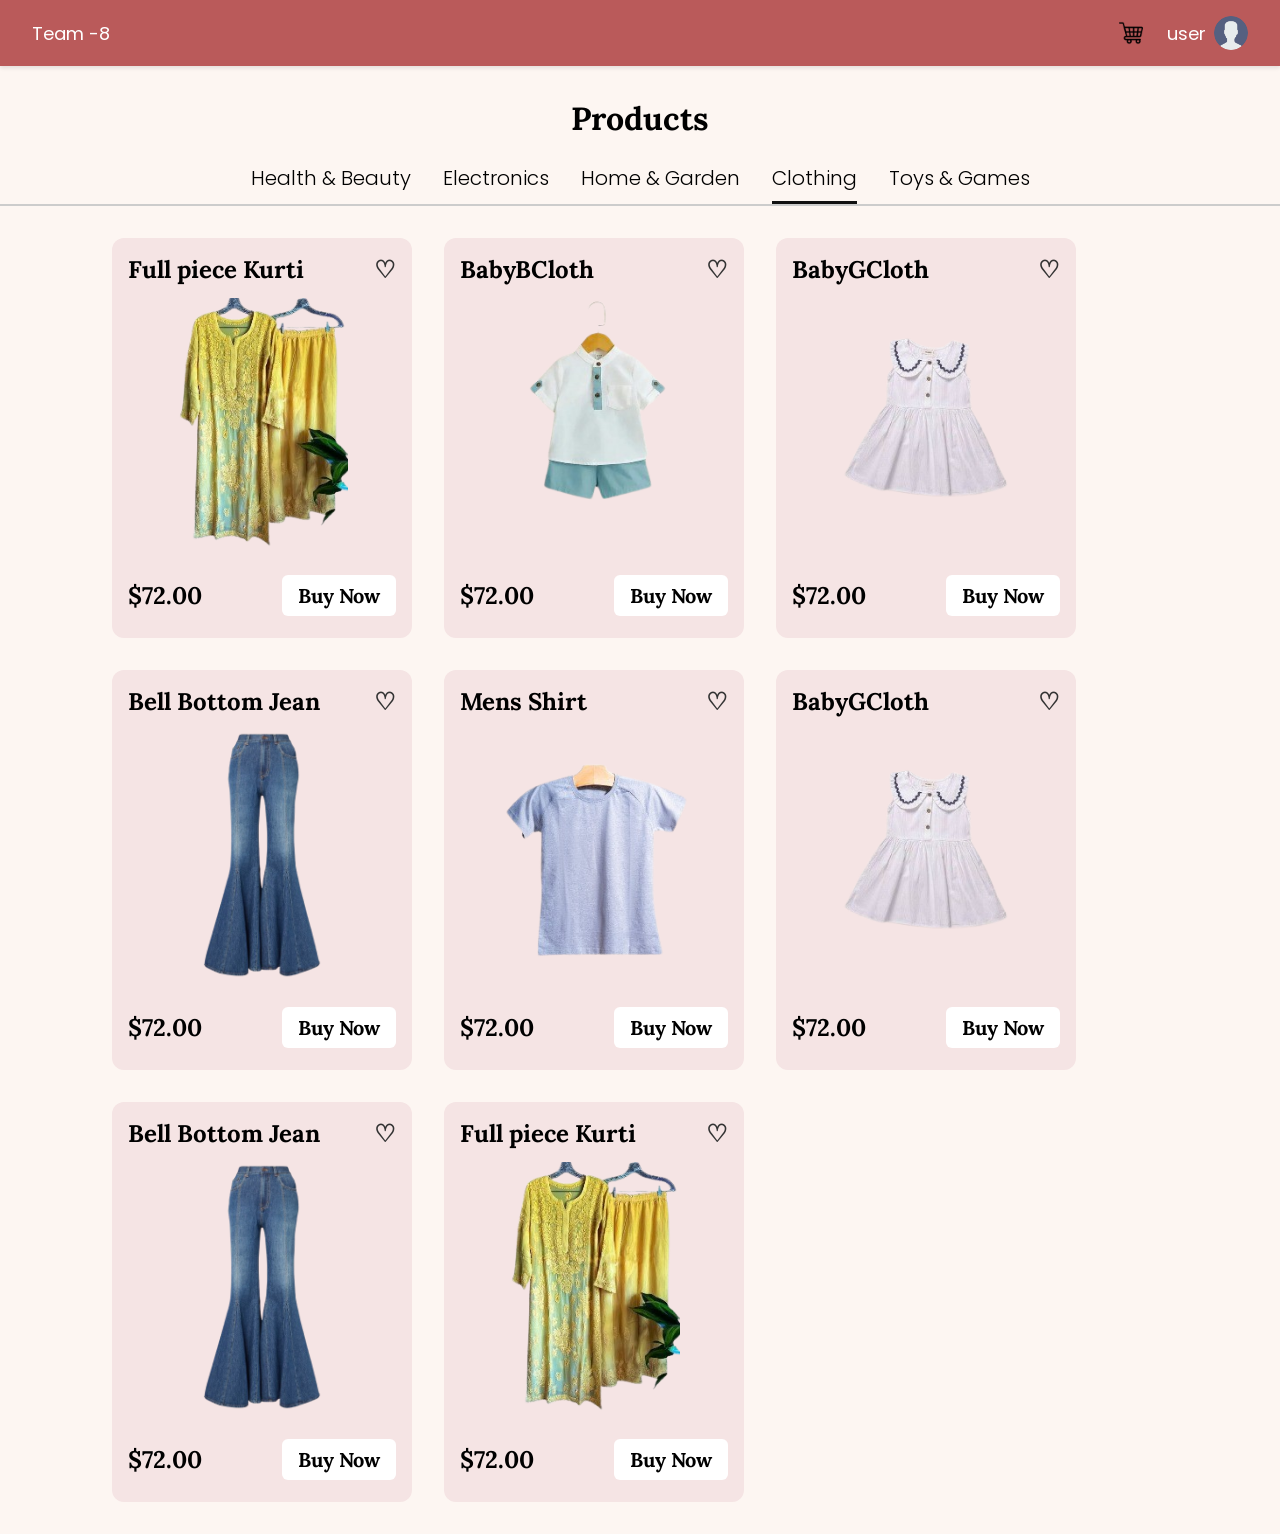
<file: pages/clothing.html>
<!DOCTYPE html>
<html lang="en">
<head>
  <meta charset="UTF-8" />
  <meta name="viewport" content="width=device-width, initial-scale=1.0"/>
  <title>Health & Beauty</title>
  <link rel="stylesheet" href="../styles/ShoppingPage.css"/>
</head>
<body>

  <!-- Navbar -->
  <header class="navbar">
    <div class="logo">Team -8</div>
    <div class="nav-right">
        <div class="cart-icon" onclick="window.location.href='../pages/cart.html'"><img src="../images/cart.png" class="cart-img"></div>
      <div class="user-info">
        <span>user</span>
        <img src="../images/user.png" alt="user icon" />
      </div>
    </div>
  </header>

  <!-- Page Title -->
  <h1 class="page-title">Products</h1>

  <!-- Category Tabs -->
  <div class="tabs">
    <button><a href="healthAndBeauty.html">Health & Beauty</a></button>
    <button><a href="Electronics.html">Electronics</a></button>
    <button><a href="homeAndGarden.html">Home & Garden</a></button>
    <button class="active"><a href="clothing.html">Clothing</a></button>
    <button><a href="ToysAndGames.html">Toys & Games</a></button>
  </div>

  <!-- Product Grid -->
  <div class="product-grid">
    
    <div class="product-card">
      <div class="product-top">
        <span class="product-name">Full piece Kurti</span>
        <span class="heart">♡</span>
      </div>
      <img src="../images/kurti.png" class="product-img" alt="Soap" />
      <div class="product-bottom">
        <p class="price">$72.00</p>
        <button class="buy-btn">Buy Now</button>
      </div>
    </div>

    <div class="product-card">
      <div class="product-top">
        <span class="product-name">BabyBCloth</span>
        <span class="heart">♡</span>
      </div>
      <img src="../images/boycloth.png" class="product-img" alt="Shampoo" />
      <div class="product-bottom">
        <p class="price">$72.00</p>
        <button class="buy-btn">Buy Now</button>
      </div>
    </div>

    <div class="product-card">
        <div class="product-top">
          <span class="product-name">BabyGCloth</span>
          <span class="heart">♡</span>
        </div>
        <img src="../images/girlcloth.png" class="product-img" alt="Shampoo" />
        <div class="product-bottom">
          <p class="price">$72.00</p>
          <button class="buy-btn">Buy Now</button>
        </div>
    </div>

    <div class="product-card">
        <div class="product-top">
          <span class="product-name">Bell Bottom Jean</span>
          <span class="heart">♡</span>
        </div>
        <img src="../images/pants.png" class="product-img" alt="Shampoo" />
        <div class="product-bottom">
          <p class="price">$72.00</p>
          <button class="buy-btn">Buy Now</button>
        </div>
    </div>

    <div class="product-card">
        <div class="product-top">
          <span class="product-name">Mens Shirt</span>
          <span class="heart">♡</span>
        </div>
        <img src="../images/shirt.png" class="product-img" alt="Soap" />
        <div class="product-bottom">
          <p class="price">$72.00</p>
          <button class="buy-btn">Buy Now</button>
        </div>
      </div>
  
      <div class="product-card">
        <div class="product-top">
          <span class="product-name">BabyGCloth</span>
          <span class="heart">♡</span>
        </div>
        <img src="../images/girlcloth.png" class="product-img" alt="Shampoo" />
        <div class="product-bottom">
          <p class="price">$72.00</p>
          <button class="buy-btn">Buy Now</button>
        </div>
    </div>

    <div class="product-card">
        <div class="product-top">
          <span class="product-name">Bell Bottom Jean</span>
          <span class="heart">♡</span>
        </div>
        <img src="../images/pants.png" class="product-img" alt="Shampoo" />
        <div class="product-bottom">
          <p class="price">$72.00</p>
          <button class="buy-btn">Buy Now</button>
        </div>
    </div>
  
    <div class="product-card">
        <div class="product-top">
          <span class="product-name">Full piece Kurti</span>
          <span class="heart">♡</span>
        </div>
        <img src="../images/kurti.png" class="product-img" alt="Soap" />
        <div class="product-bottom">
          <p class="price">$72.00</p>
          <button class="buy-btn">Buy Now</button>
        </div>
      </div>

  </div>

</body>
</html>
</file>
<file: styles/ShoppingPage.css>
@import url('https://fonts.googleapis.com/css2?family=Crimson+Pro:ital,wght@0,200..900;1,200..900&family=Crimson+Text:ital,wght@0,400;0,600;0,700;1,400;1,600;1,700&family=Lora:ital,wght@0,400..700;1,400..700&family=Poppins:ital,wght@0,100;0,200;0,300;0,400;0,500;0,600;0,700;0,800;0,900;1,100;1,200;1,300;1,400;1,500;1,600;1,700;1,800;1,900&display=swap');

body {
    margin: 0;
    font-family: 'Lora', sans-serif;
    background: #fdf6f2;
  }
  
  .navbar {
    display: flex;
    justify-content: space-between;
    align-items: center;
    background: #ba5a5a;
    padding: 1rem 2rem;
    color: #fff;
    font-family: 'Poppins', sans-serif;
    font-size: 18px;
    box-shadow: 0 2px 4px rgba(0, 0, 0, 0.1);
  }
  
  .nav-right {
    display: flex;
    align-items: center;
    gap: 1.5rem;
  }

  .cart-icon {
    display: flex;
    font-size: 1.5rem;
    cursor: pointer;
  }

  .cart-img {
    width: 24px;
    height: 24px;
    object-fit: contain;
  }
  
  .user-info {
    display: flex;
    align-items: center;
    gap: 0.5rem;
  }
  
  .user-info .username {
    font-size: 16px;
  }
  
  .user-icon-link {
    display: inline-block; /* Makes the <a> tag behave like an inline element */
    vertical-align: middle; /* Ensures the link aligns with the rest of the elements */
  }
  
  .user-info img {
    width: 34px;
    height: 34px;
    background: rgba(255, 255, 255, 0);
    border-radius: 50%;
    object-fit: cover;
    display: block; /* Ensures the image behaves like a block element */
    margin: 0 auto; /* Optional: centers the image within its container */
  }
  
  
  
  .page-title {
    text-align: center;
    margin: 2rem 0 1rem;
    color: #000000;
  }
  
  .tabs {
    display: flex;
    justify-content: center;
    gap: 2rem;
    border-bottom: 2px solid #ccc;
    margin-bottom: 2rem;
  }
  
  .tabs button {
    background: none;
    border: none;
    font-weight: 600;
    font-size: 1rem;
    padding: 0.5rem 0;
    cursor: pointer;
    color: #444;
    border-bottom: 3px solid transparent;
  }
  
  .tabs button.active {
    color: #111;
    border-color: #111;
  }
  
  .product-grid {
    display: flex;
    gap: 2rem;
    padding: 0 7rem 2rem;
    flex-wrap: wrap;
  }
  
  
  .product-card {
    background: #f5e4e4;
    padding: 1rem;
    border-radius: 12px;
    display: flex;
    width: 300px;
    height: 400px; /* slightly taller to fit everything */
    flex-direction: column;
    align-items: center;
    position: relative;
    justify-content: space-between; /* evenly space all elements */
    box-sizing: border-box;
  }


  
  .product-img {
    width: 100%;
    height: 250px; /* fixed height for uniformity */
    object-fit: contain;
    margin-bottom: 0.5rem;
  }
  
  
  .product-top {
    display: flex;
    justify-content: space-between;
    width: 100%;
    font-weight: bold;
    font-size: 1.5rem;
    font-family: 'Lora';
    margin-bottom: 0.8rem;
  }
  
  .heart {
    font-size: 1.5rem;
    color: #333;
    cursor: pointer;
  }
  
  
  .product-bottom {
    display: flex;
    justify-content: space-between;
    align-items: center;
    font-family: 'Lora';
    width: 100%;
  }
  
  .price {
    font-weight: bold;
    font-size: 1.5rem;
  }
  
  .buy-btn {
    background: white;
    border: none;
    padding: 0.5rem 1rem;
    border-radius: 6px;
    font-weight: bold;
    cursor: pointer;
    font-size: 20px;
    font-family: 'Lora';
    
  }
  a{
    text-decoration: none;
    color: #000000;
    font-family: 'Poppins';
    font-size: 20px;
    font-weight: 300;
}
</file>
